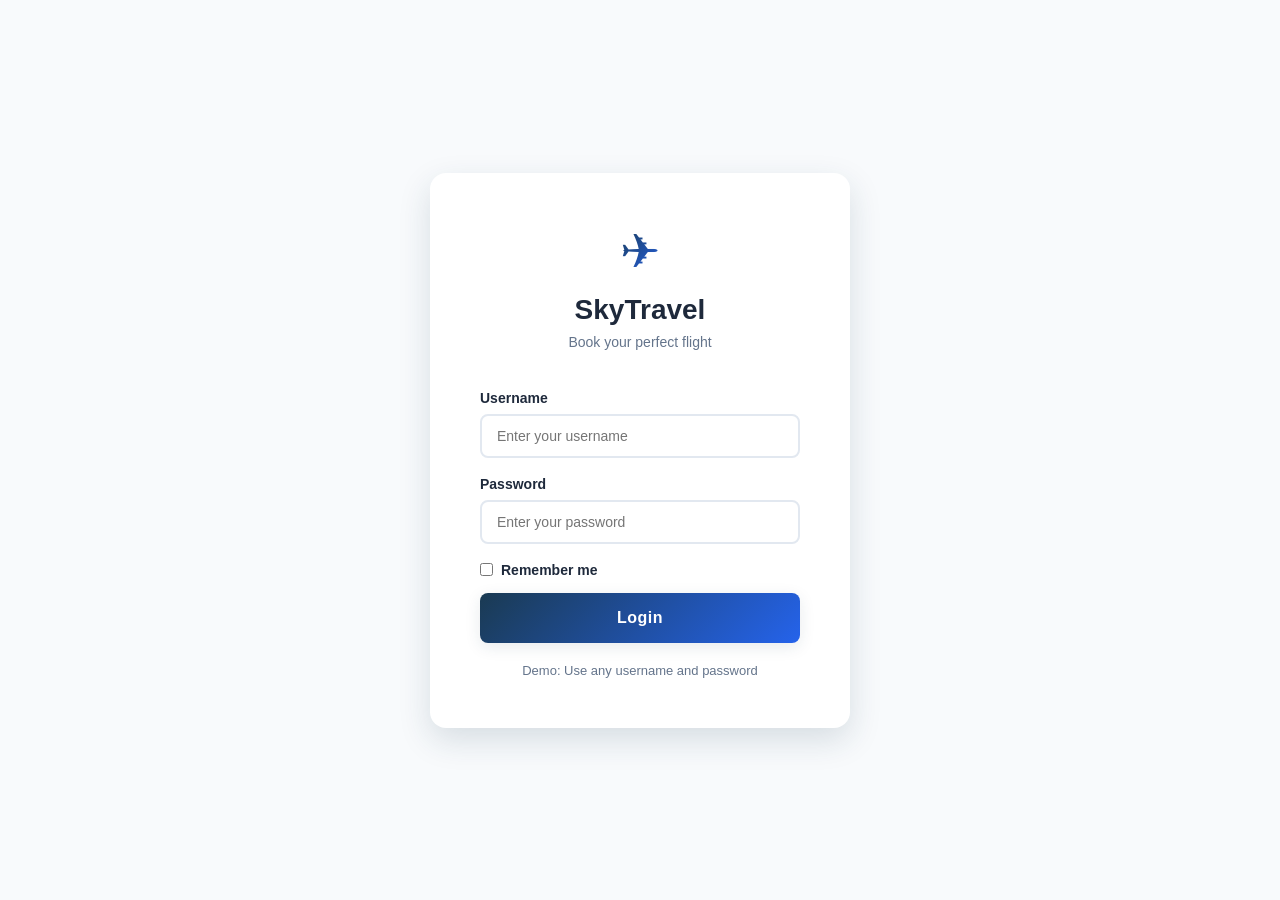
<file: index.html>
<!DOCTYPE html>
<html lang="en">
<head>
    <meta charset="UTF-8">
    <meta name="viewport" content="width=device-width, initial-scale=1.0">
    <title>SkyTravel - Airline Booking</title>
    <link rel="stylesheet" href="styles.css">
</head>
<body>
    <div class="login-container">
        <div class="login-box">
            <div class="login-header">
                <div class="airline-logo">✈</div>
                <h1>SkyTravel</h1>
                <p>Book your perfect flight</p>
            </div>

            <form id="loginForm" onsubmit="handleLogin(event)">
                <div class="form-group-login">
                    <label for="username">Username</label>
                    <input 
                        type="text" 
                        id="username" 
                        placeholder="Enter your username" 
                        required
                    >
                </div>

                <div class="form-group-login">
                    <label for="password">Password</label>
                    <input 
                        type="password" 
                        id="password" 
                        placeholder="Enter your password" 
                        required
                    >
                </div>

                <div class="remember-me">
                    <input type="checkbox" id="rememberMe">
                    <label for="rememberMe" style="margin-bottom: 0;">Remember me</label>
                </div>

                <button type="submit" class="btn btn-primary btn-large">
                    Login
                </button>
            </form>

            <p style="margin-top: 20px; font-size: 13px; color: var(--text-light);">
                Demo: Use any username and password
            </p>
        </div>
    </div>

    <script src="script.js"></script>
</body>
</html>
</file>
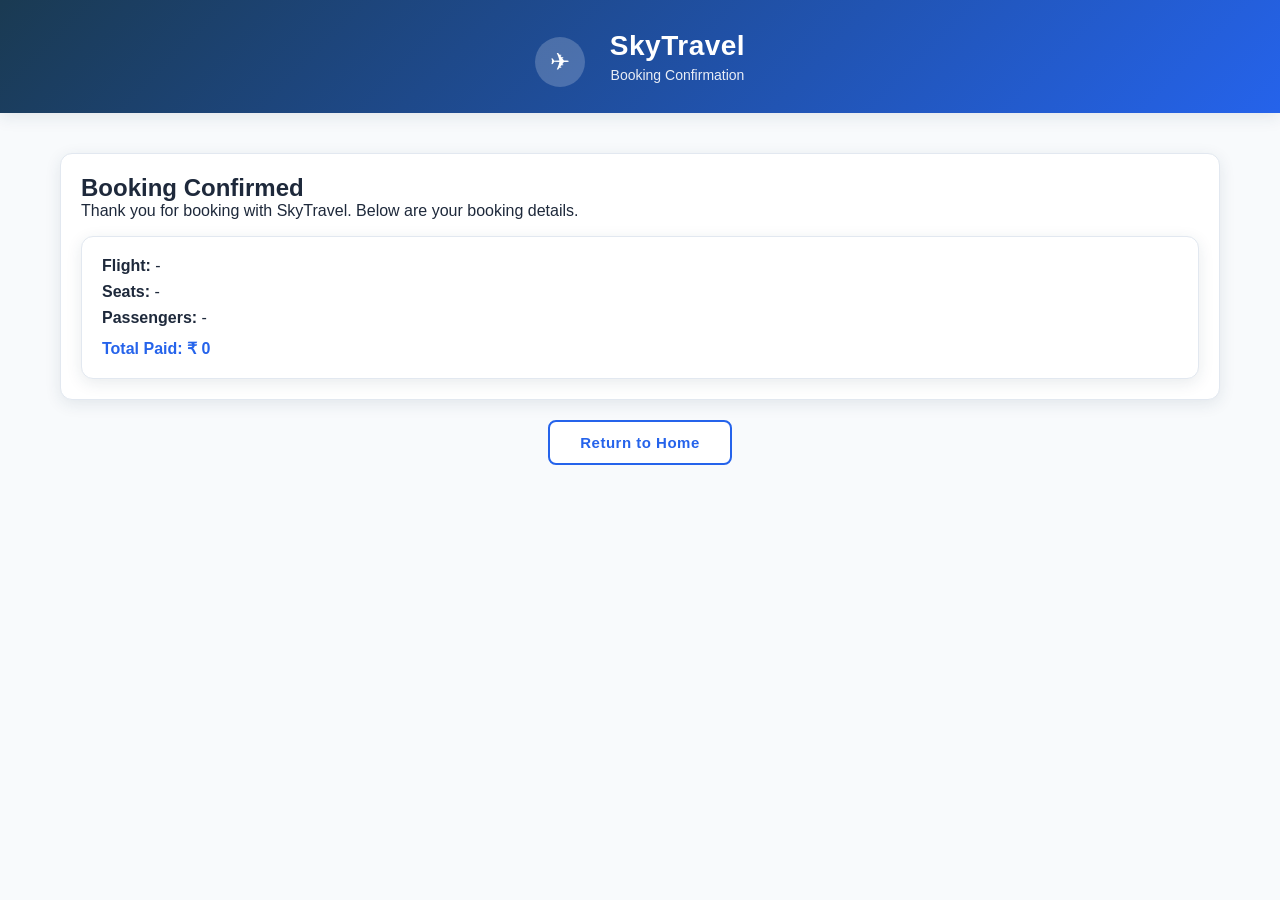
<file: confirmation.html>
<!DOCTYPE html>
<html lang="en">
<head>
  <meta charset="UTF-8">
  <meta name="viewport" content="width=device-width, initial-scale=1.0">
  <title>Confirmation - SkyTravel</title>
  <link rel="stylesheet" href="styles.css">
</head>
<body>
  <header class="header">
    <div class="container">
      <div style="display:flex; align-items:center; justify-content:center; gap:10px;">
        <div class="logo">✈</div>
        <div>
          <div class="header-title">SkyTravel</div>
          <div class="header-subtitle">Booking Confirmation</div>
        </div>
      </div>
    </div>
  </header>

  <main class="container">
    <section class="card" id="confirmationContainer">
      <!-- Filled by script.js -->
    </section>
    <section style="margin-top:20px; text-align:center">
      <a href="index.html" class="btn btn-secondary">Return to Home</a>
    </section>
  </main>

  <script src="script.js"></script>
</body>
</html>
</file>
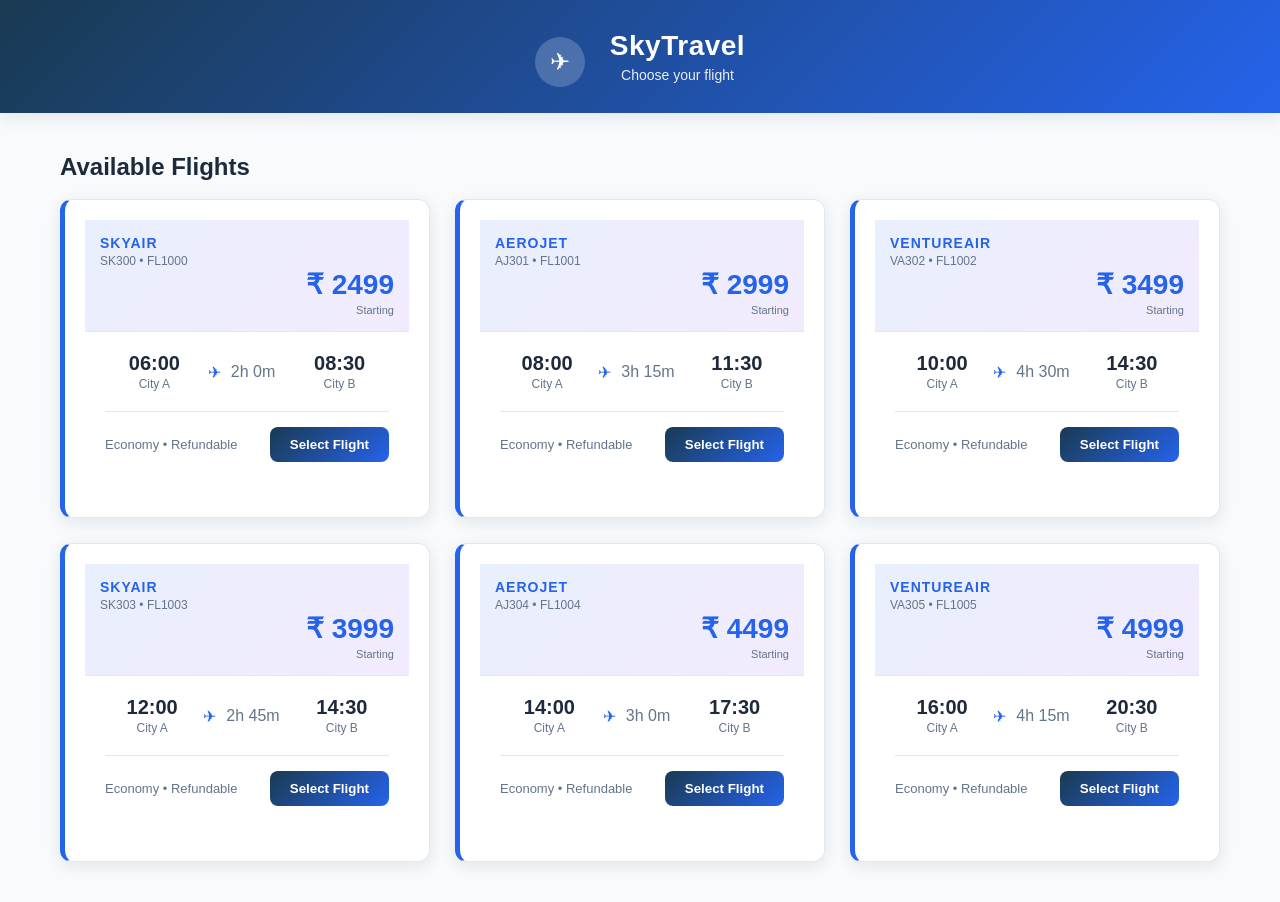
<file: flight-results.html>
<!DOCTYPE html>
<html lang="en">
<head>
  <meta charset="UTF-8">
  <meta name="viewport" content="width=device-width, initial-scale=1.0">
  <title>Flight Results - SkyTravel</title>
  <link rel="stylesheet" href="styles.css">
</head>
<body>
  <header class="header">
    <div class="container">
      <div style="display:flex; align-items:center; justify-content:center; gap:10px;">
        <div class="logo">✈</div>
        <div>
          <div class="header-title">SkyTravel</div>
          <div class="header-subtitle">Choose your flight</div>
        </div>
      </div>
    </div>
  </header>

  <main class="container">
    <section>
      <h2 style="margin-bottom: 18px;">Available Flights</h2>
      <div class="flights-container" id="flightsList">
        <!-- Flight cards generated by script.js -->
      </div>
    </section>

  </main>

  <script src="script.js"></script>
</body>
</html>
</file>
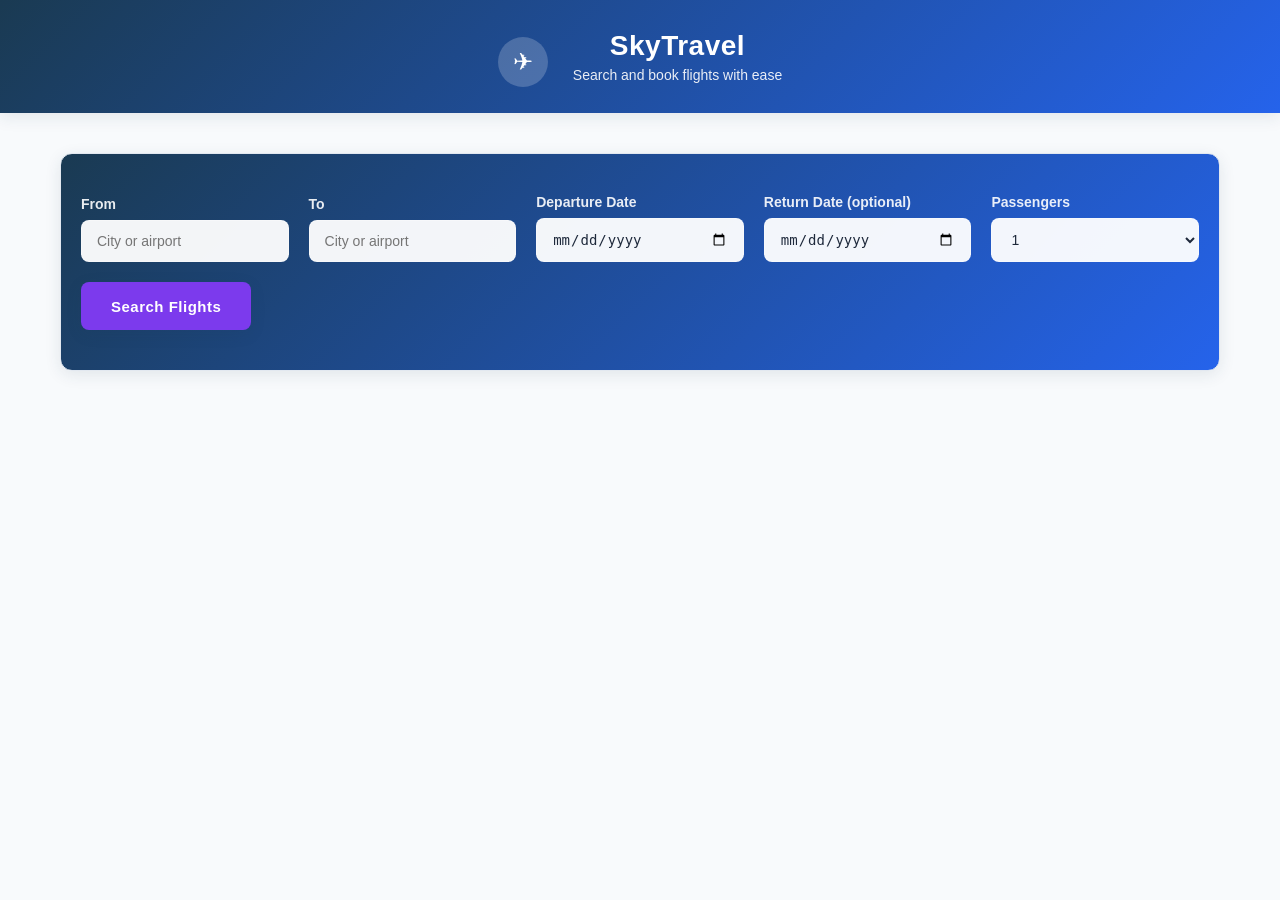
<file: flight-search.html>
<!DOCTYPE html>
<html lang="en">
<head>
  <meta charset="UTF-8">
  <meta name="viewport" content="width=device-width, initial-scale=1.0">
  <title>Flight Search - SkyTravel</title>
  <link rel="stylesheet" href="styles.css">
</head>
<body>
  <header class="header">
    <div class="container">
      <div style="display:flex; align-items:center; justify-content:center; gap:10px;">
        <div class="logo">✈</div>
        <div>
          <div class="header-title">SkyTravel</div>
          <div class="header-subtitle">Search and book flights with ease</div>
        </div>
      </div>
    </div>
  </header>

  <main class="container">
    <section class="card search-container">
      <div class="container">
        <form id="searchForm" class="search-form">
          <div class="form-group">
            <label for="from">From</label>
            <input type="text" id="from" placeholder="City or airport" required>
          </div>

          <div class="form-group">
            <label for="to">To</label>
            <input type="text" id="to" placeholder="City or airport" required>
          </div>

          <div class="form-group">
            <label for="depart">Departure Date</label>
            <input type="date" id="depart" required>
          </div>

          <div class="form-group">
            <label for="returnDate">Return Date (optional)</label>
            <input type="date" id="returnDate">
          </div>

          <div class="form-group">
            <label for="passengers">Passengers</label>
            <select id="passengers">
              <option value="1">1</option>
              <option value="2">2</option>
              <option value="3">3</option>
              <option value="4">4</option>
            </select>
          </div>

          <div class="form-group">
            <button class="btn btn-primary" type="submit">Search Flights</button>
          </div>
        </form>
      </div>
    </section>

  </main>

  <script src="script.js"></script>
</body>
</html>
</file>
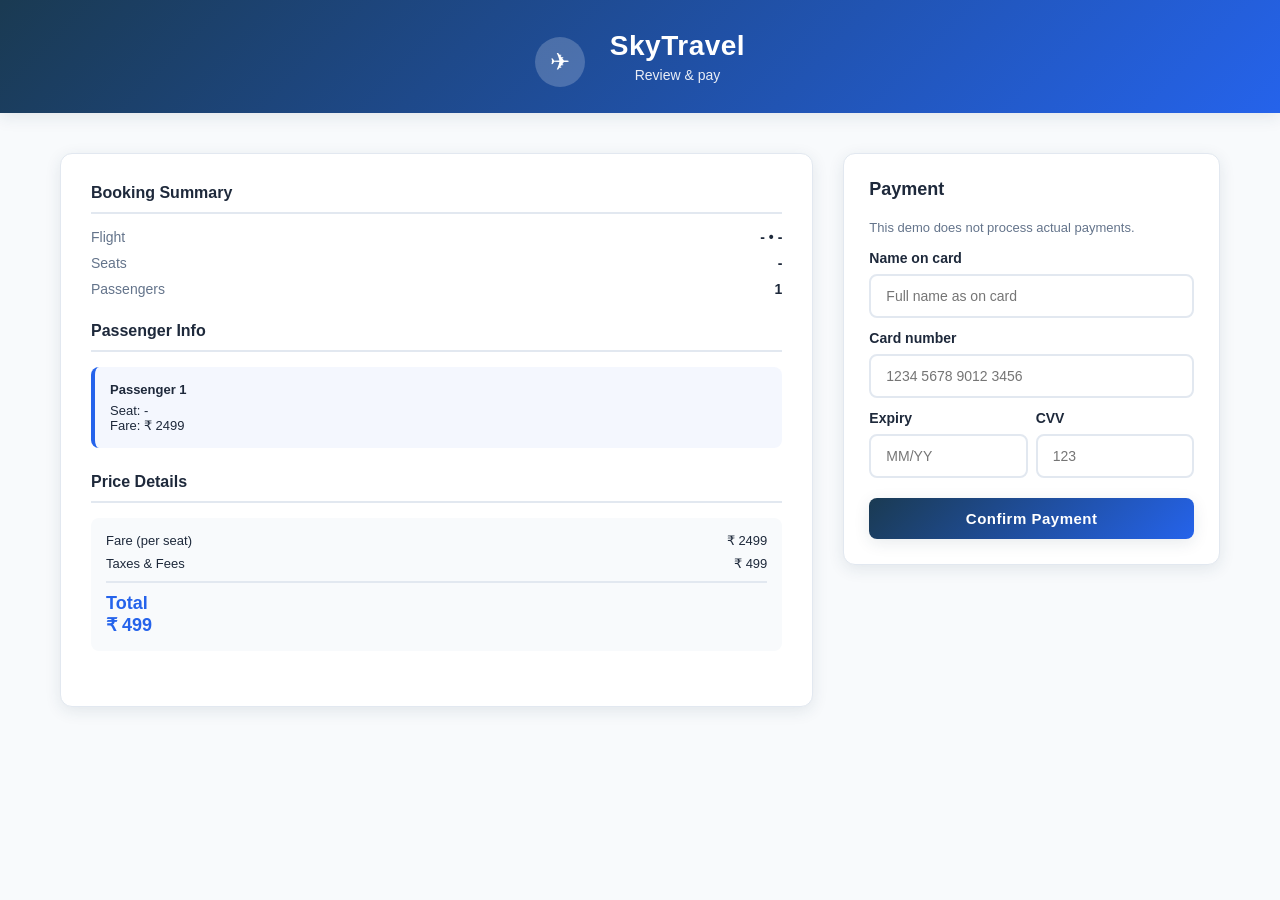
<file: payment.html>
<!DOCTYPE html>
<html lang="en">
<head>
  <meta charset="UTF-8">
  <meta name="viewport" content="width=device-width, initial-scale=1.0">
  <title>Payment - SkyTravel</title>
  <link rel="stylesheet" href="styles.css">
</head>
<body>
  <header class="header">
    <div class="container">
      <div style="display:flex; align-items:center; justify-content:center; gap:10px;">
        <div class="logo">✈</div>
        <div>
          <div class="header-title">SkyTravel</div>
          <div class="header-subtitle">Review & pay</div>
        </div>
      </div>
    </div>
  </header>

  <main class="container payment-container">
    <section class="booking-summary card">
      <div class="summary-section">
        <div class="summary-section-title">Booking Summary</div>
        <div class="summary-row"><div class="summary-row-label">Flight</div><div class="summary-row-value" id="payFlight">-</div></div>
        <div class="summary-row"><div class="summary-row-label">Seats</div><div class="summary-row-value" id="paySeats">-</div></div>
        <div class="summary-row"><div class="summary-row-label">Passengers</div><div class="summary-row-value" id="payPassengers">-</div></div>
      </div>

      <div class="summary-section">
        <div class="summary-section-title">Passenger Info</div>
        <div id="passengerInfo">
          <!-- Filled dynamically -->
        </div>
      </div>

      <div class="summary-section">
        <div class="summary-section-title">Price Details</div>
        <div class="price-breakdown">
          <div class="price-item"><div>Fare (per seat)</div><div id="payFare">₹ 2,499</div></div>
          <div class="price-item"><div>Taxes & Fees</div><div id="payFees">₹ 499</div></div>
          <div class="price-total"><div>Total</div><div id="payTotal">₹ 2,998</div></div>
        </div>
      </div>
    </section>

    <aside class="payment-box card">
      <div class="payment-title">Payment</div>
      <div style="font-size:13px; color:var(--text-light);">This demo does not process actual payments.</div>

      <div style="margin-top:15px;">
        <label for="cardName">Name on card</label>
        <input id="cardName" type="text" placeholder="Full name as on card">
      </div>

      <div style="margin-top:12px;">
        <label for="cardNumber">Card number</label>
        <input id="cardNumber" type="text" placeholder="1234 5678 9012 3456">
      </div>

      <div style="display:flex; gap:8px; margin-top:12px;">
        <div style="flex:1;"><label for="exp">Expiry</label><input id="exp" type="text" placeholder="MM/YY"></div>
        <div style="flex:1;"><label for="cvv">CVV</label><input id="cvv" type="text" placeholder="123"></div>
      </div>

      <button id="confirmPayment" class="btn btn-primary confirm-btn">Confirm Payment</button>
    </aside>
  </main>

  <script src="script.js"></script>
</body>
</html>
</file>
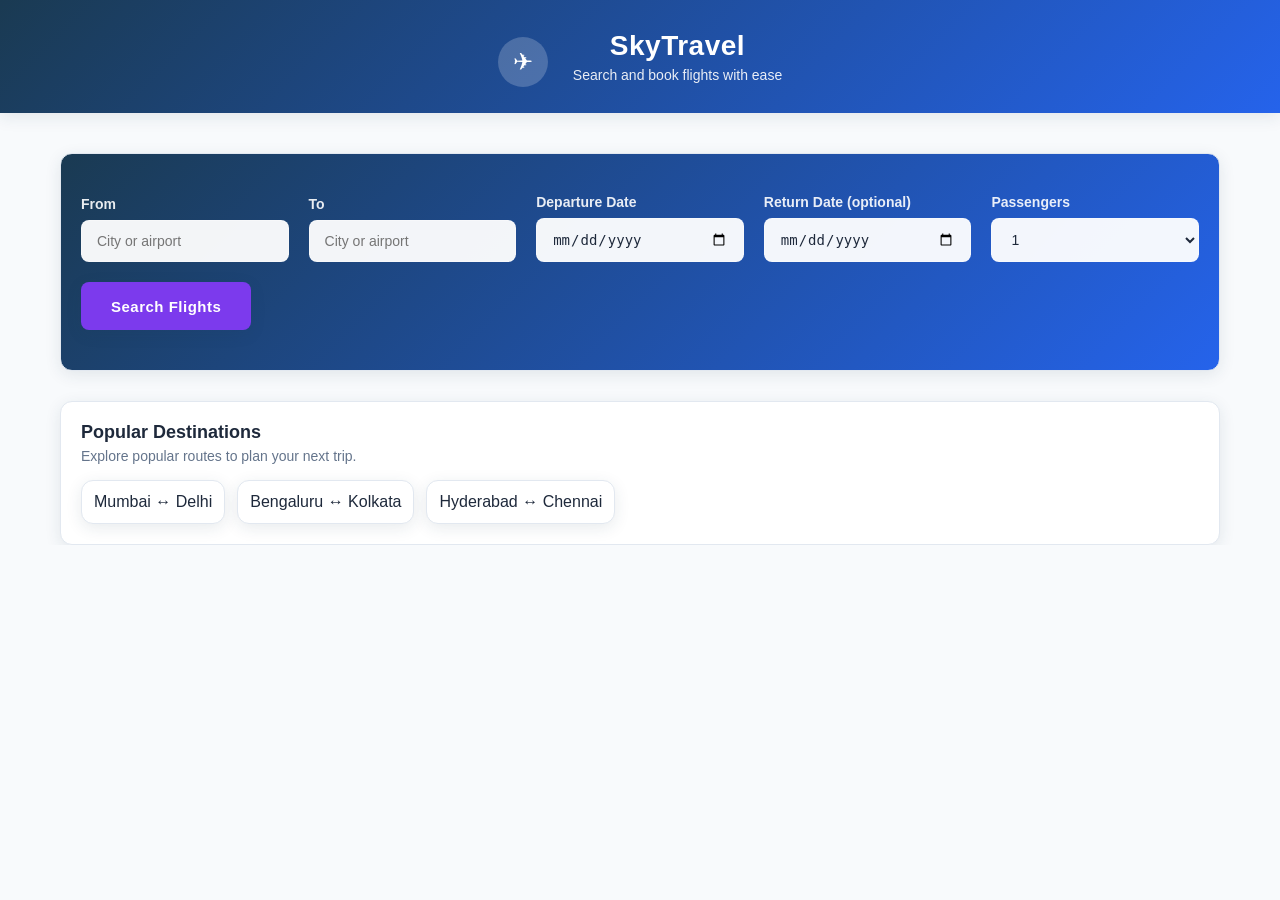
<file: search.html>
<!DOCTYPE html>
<html lang="en">
<head>
  <meta charset="UTF-8">
  <meta name="viewport" content="width=device-width, initial-scale=1.0">
  <title>Search Flights - SkyTravel</title>
  <link rel="stylesheet" href="styles.css">
</head>
<body>
  <header class="header">
    <div class="container">
      <div style="display:flex; align-items:center; justify-content:center; gap:10px;">
        <div class="logo">✈</div>
        <div>
          <div class="header-title">SkyTravel</div>
          <div class="header-subtitle">Search and book flights with ease</div>
        </div>
      </div>
    </div>
  </header>

  <main class="container">
    <section class="card search-container">
      <div class="container">
        <form id="searchForm" class="search-form">
          <div class="form-group">
            <label for="from">From</label>
            <input type="text" id="from" placeholder="City or airport" required>
          </div>

          <div class="form-group">
            <label for="to">To</label>
            <input type="text" id="to" placeholder="City or airport" required>
          </div>

          <div class="form-group">
            <label for="depart">Departure Date</label>
            <input type="date" id="depart" required>
          </div>

          <div class="form-group">
            <label for="returnDate">Return Date (optional)</label>
            <input type="date" id="returnDate">
          </div>

          <div class="form-group">
            <label for="passengers">Passengers</label>
            <select id="passengers">
              <option value="1">1</option>
              <option value="2">2</option>
              <option value="3">3</option>
              <option value="4">4</option>
            </select>
          </div>

          <div class="form-group">
            <button class="btn btn-primary" type="submit">Search Flights</button>
          </div>
        </form>
      </div>
    </section>

    <section style="margin-top: 30px;">
      <div class="card">
        <h3 class="card-title">Popular Destinations</h3>
        <p class="card-subtitle">Explore popular routes to plan your next trip.</p>
        <div style="display:flex; gap:12px; margin-top:16px; flex-wrap:wrap;">
          <div class="card" style="padding:12px; min-width: 140px;">Mumbai ↔ Delhi</div>
          <div class="card" style="padding:12px; min-width: 140px;">Bengaluru ↔ Kolkata</div>
          <div class="card" style="padding:12px; min-width: 140px;">Hyderabad ↔ Chennai</div>
        </div>
      </div>
    </section>
  </main>

  <script src="script.js"></script>
</body>
</html>
</file>
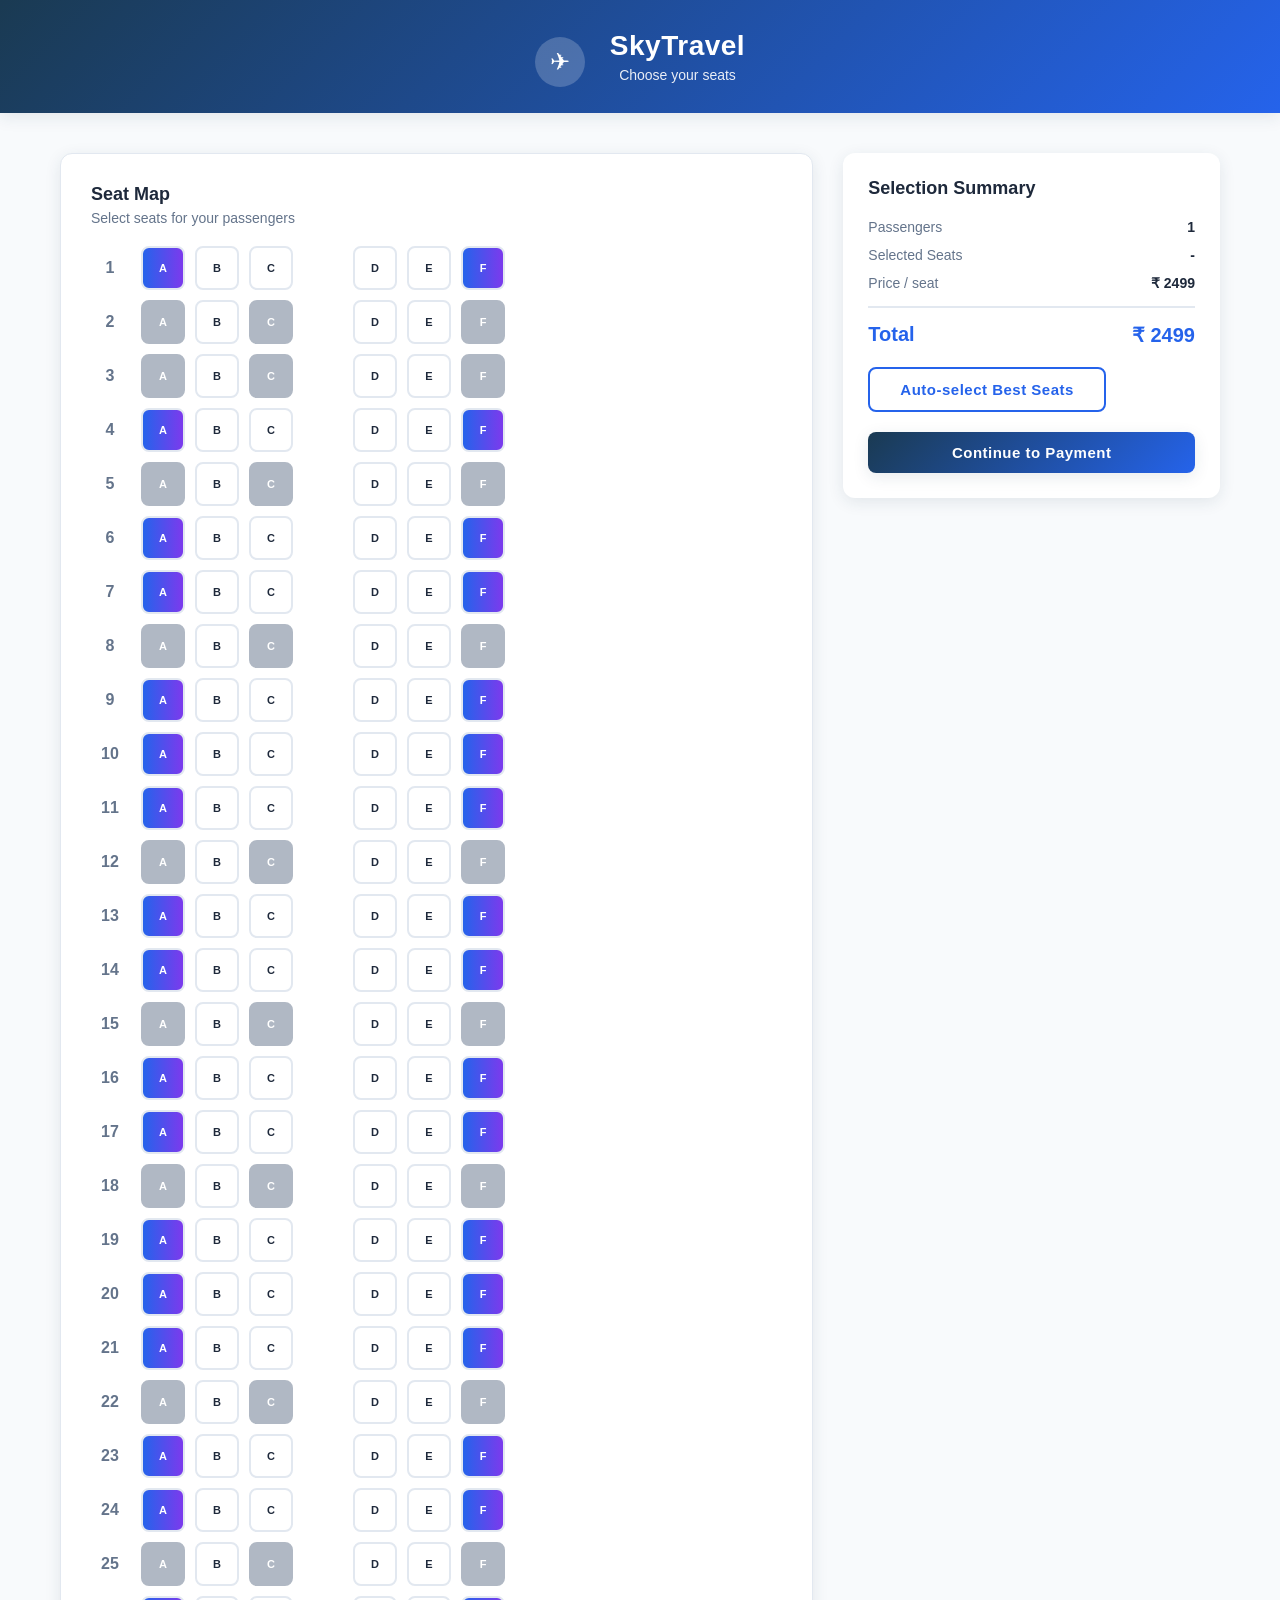
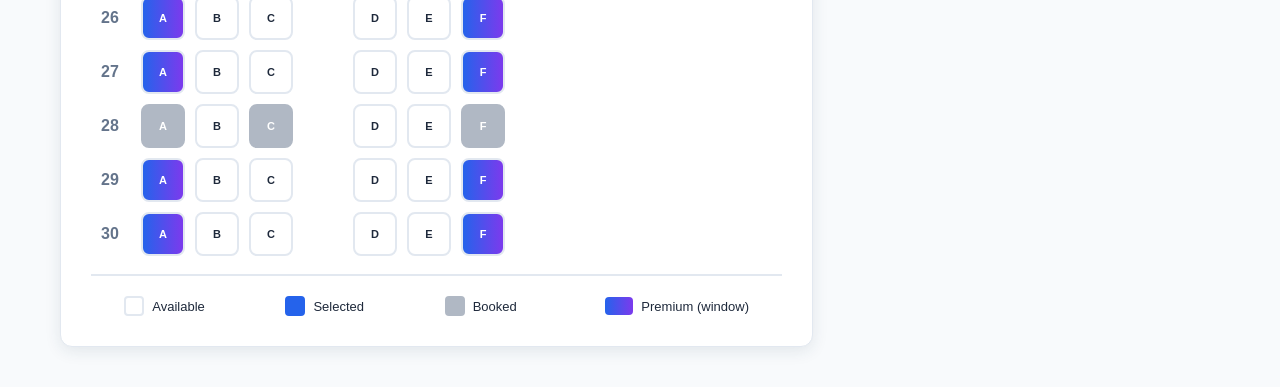
<file: seat-selection.html>
<!DOCTYPE html>
<html lang="en">
<head>
  <meta charset="UTF-8">
  <meta name="viewport" content="width=device-width, initial-scale=1.0">
  <title>Seat Selection - SkyTravel</title>
  <link rel="stylesheet" href="styles.css">
</head>
<body>
  <header class="header">
    <div class="container">
      <div style="display:flex; align-items:center; justify-content:center; gap:10px;">
        <div class="logo">✈</div>
        <div>
          <div class="header-title">SkyTravel</div>
          <div class="header-subtitle">Choose your seats</div>
        </div>
      </div>
    </div>
  </header>

  <main class="container">
    <div class="seats-container">
      <div class="seat-selection card">
        <h3 class="card-title">Seat Map</h3>
        <p class="card-subtitle">Select seats for your passengers</p>

        <div style="margin-top: 20px;">
          <div id="seatMap" class="seat-map" aria-label="Seat map"></div>
        </div>

        <div class="seat-legend" style="margin-top:12px; gap:14px;">
          <div class="legend-item"><div class="legend-box"></div> Available</div>
          <div class="legend-item"><div class="legend-box selected-legend"></div> Selected</div>
          <div class="legend-item"><div class="legend-box blocked-legend"></div> Booked</div>
          <div class="legend-item" style="margin-left:8px;"><div class="legend-box" style="background:linear-gradient(90deg,var(--secondary-blue),var(--accent-purple));border:none;width:28px; height:18px; border-radius:4px;"></div> Premium (window)</div>
        </div>

      </div>

      <aside class="seat-summary">
        <h3 class="summary-title">Selection Summary</h3>
        <div class="summary-item">
          <div class="summary-item-label">Passengers</div>
          <div class="summary-item-value" id="summaryPassengers">1</div>
        </div>

        <div class="summary-item">
          <div class="summary-item-label">Selected Seats</div>
          <div class="summary-item-value" id="summarySeats">-</div>
        </div>

        <div class="summary-item">
          <div class="summary-item-label">Price / seat</div>
          <div class="summary-item-value" id="summaryPricePer">₹ 2,499</div>
        </div>

        <div class="summary-divider"></div>

        <div class="summary-total">
          <div>Total</div>
          <div id="summaryTotal">₹ 2,499</div>
        </div>

        <button id="autoSelectBtn" class="btn btn-secondary mt-20">Auto-select Best Seats</button>
        <button id="continueToPayment" class="btn btn-primary continue-btn">Continue to Payment</button>
      </aside>
    </div>
  </main>

  <script src="script.js"></script>
</body>
</html>
</file>
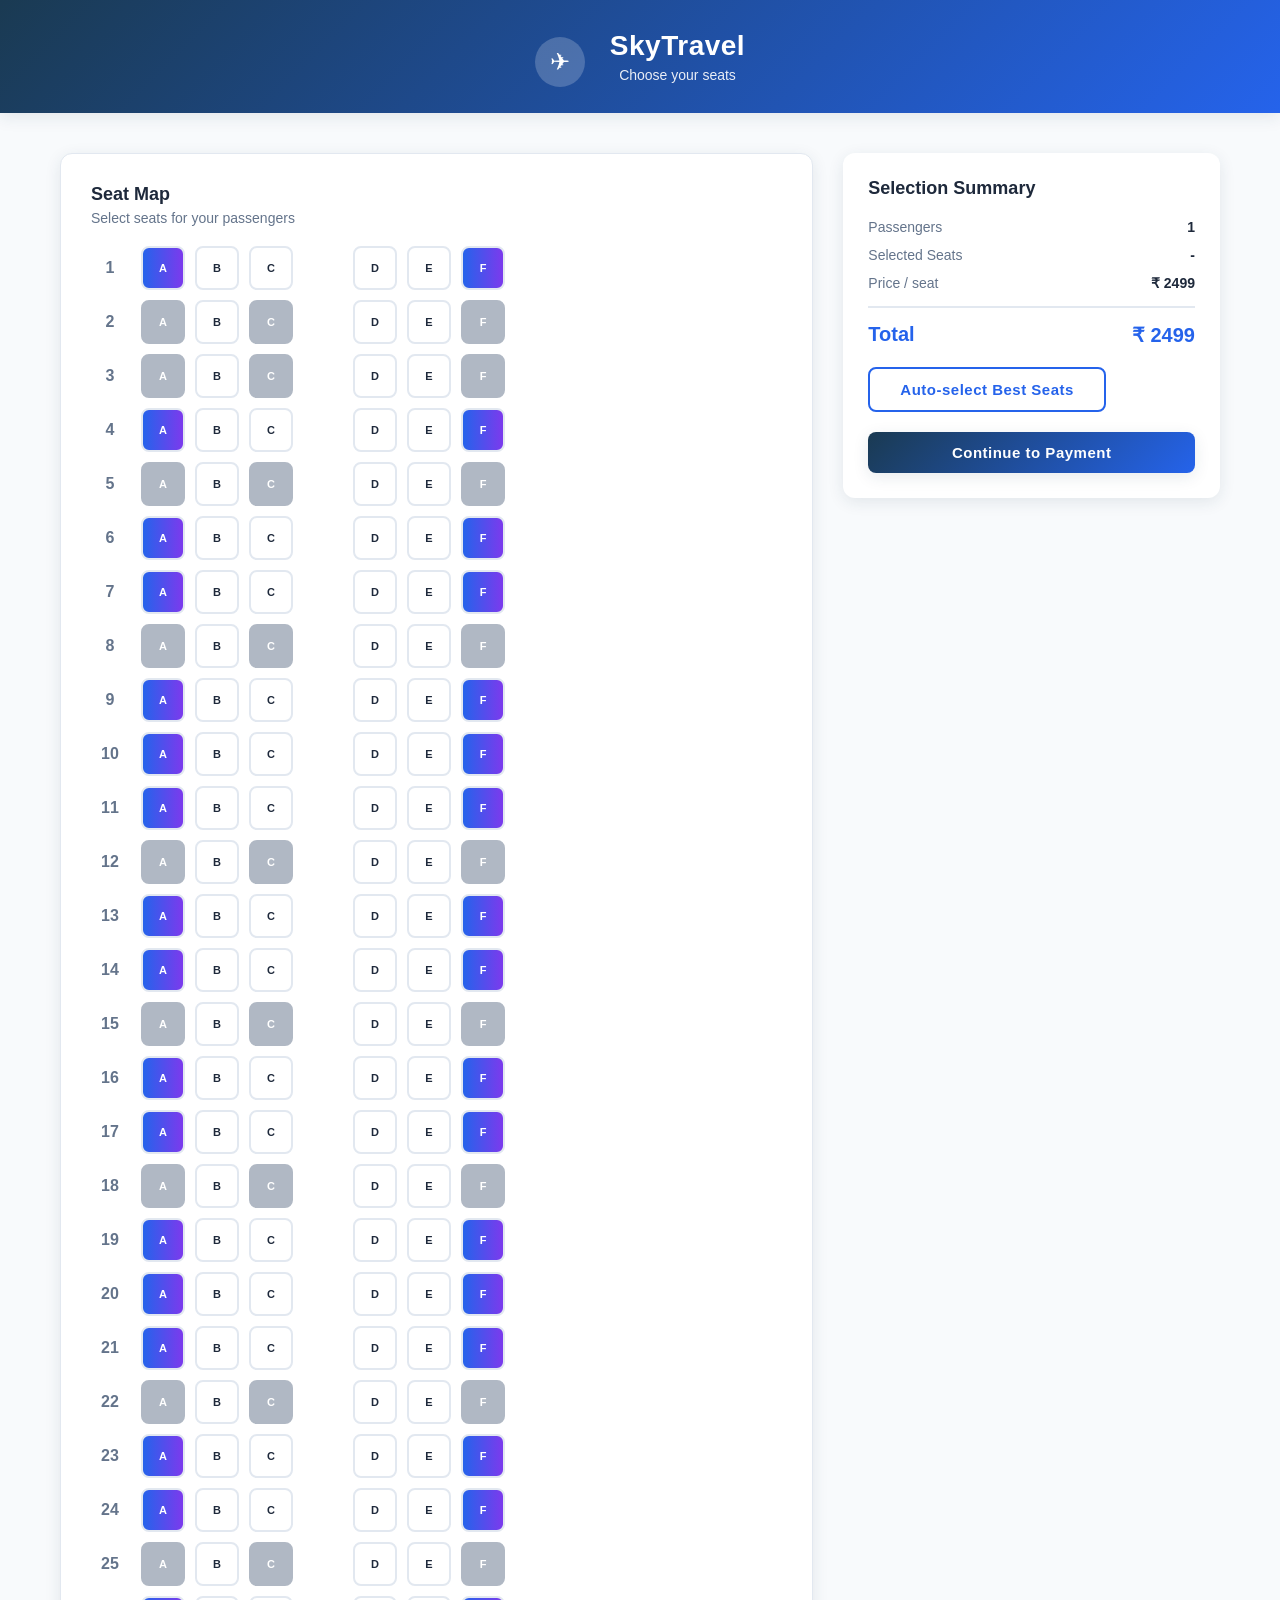
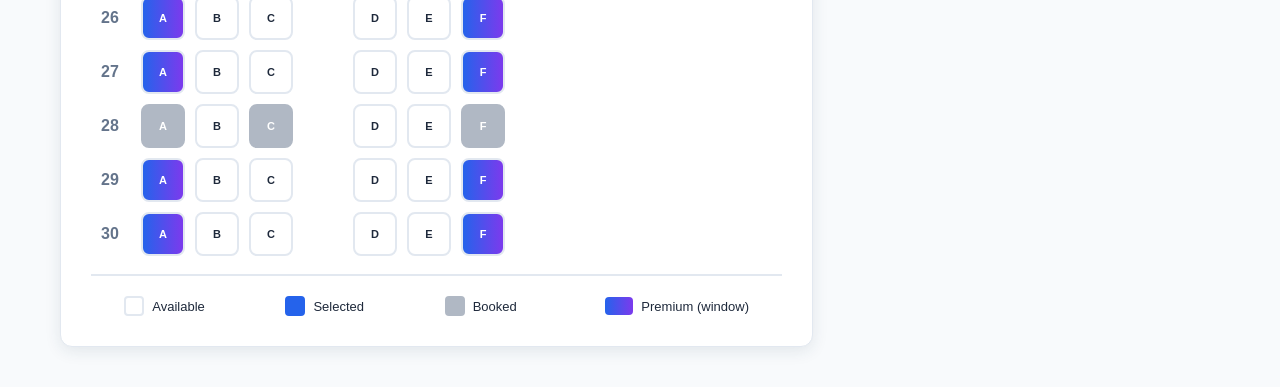
<file: seats.html>
<!DOCTYPE html>
<html lang="en">
<head>
  <meta charset="UTF-8">
  <meta name="viewport" content="width=device-width, initial-scale=1.0">
  <title>Select Seats - SkyTravel</title>
  <link rel="stylesheet" href="styles.css">
</head>
<body>
  <header class="header">
    <div class="container">
      <div style="display:flex; align-items:center; justify-content:center; gap:10px;">
        <div class="logo">✈</div>
        <div>
          <div class="header-title">SkyTravel</div>
          <div class="header-subtitle">Choose your seats</div>
        </div>
      </div>
    </div>
  </header>

  <main class="container">
    <div class="seats-container">
      <div class="seat-selection card">
        <h3 class="card-title">Seat Map</h3>
        <p class="card-subtitle">Select seats for your passengers</p>

        <div style="margin-top: 20px;">
          <div id="seatMap" class="seat-map" aria-label="Seat map"></div>
        </div>

        <div class="seat-legend" style="margin-top:12px; gap:14px;">
          <div class="legend-item"><div class="legend-box"></div> Available</div>
          <div class="legend-item"><div class="legend-box selected-legend"></div> Selected</div>
          <div class="legend-item"><div class="legend-box blocked-legend"></div> Booked</div>
          <div class="legend-item" style="margin-left:8px;"><div class="legend-box" style="background:linear-gradient(90deg,var(--secondary-blue),var(--accent-purple));border:none;width:28px; height:18px; border-radius:4px;"></div> Premium (window)</div>
        </div>

      </div>

      <aside class="seat-summary">
        <h3 class="summary-title">Selection Summary</h3>
        <div class="summary-item">
          <div class="summary-item-label">Passengers</div>
          <div class="summary-item-value" id="summaryPassengers">1</div>
        </div>

        <div class="summary-item">
          <div class="summary-item-label">Selected Seats</div>
          <div class="summary-item-value" id="summarySeats">-</div>
        </div>

        <div class="summary-item">
          <div class="summary-item-label">Price / seat</div>
          <div class="summary-item-value" id="summaryPricePer">₹ 2,499</div>
        </div>

        <div class="summary-divider"></div>

        <div class="summary-total">
          <div>Total</div>
          <div id="summaryTotal">₹ 2,499</div>
        </div>

        <button id="autoSelectBtn" class="btn btn-secondary mt-20">Auto-select Best Seats</button>
        <button id="continueToPayment" class="btn btn-primary continue-btn">Continue to Payment</button>
      </aside>
    </div>
  </main>

  <script src="script.js"></script>
</body>
</html>
</file>
<file: styles.css>
/* ===== AIRLINE BOOKING WEBSITE - MAIN STYLES ===== */

:root {
  --primary-blue: #1a3a52;
  --primary-gradient: linear-gradient(135deg, #1a3a52 0%, #2563eb 100%);
  --secondary-blue: #2563eb;
  --accent-purple: #7c3aed;
  --light-bg: #f8fafc;
  --card-bg: #ffffff;
  --text-dark: #1e293b;
  --text-light: #64748b;
  --border-light: #e2e8f0;
  --shadow: 0 4px 16px rgba(26, 58, 82, 0.1);
  --shadow-lg: 0 12px 32px rgba(26, 58, 82, 0.15);
  --transition: all 0.3s cubic-bezier(0.4, 0, 0.2, 1);
}

* {
  margin: 0;
  padding: 0;
  box-sizing: border-box;
}

html, body {
  font-family: 'Segoe UI', Tahoma, Geneva, Verdana, sans-serif;
  color: var(--text-dark);
  background-color: var(--light-bg);
  overflow-x: hidden;
}

/* ===== COMMON COMPONENTS ===== */

.container {
  max-width: 1200px;
  margin: 0 auto;
  padding: 0 20px;
}

.header {
  background: var(--primary-gradient);
  color: white;
  padding: 30px 0;
  text-align: center;
  box-shadow: var(--shadow);
  margin-bottom: 40px;
}

.header-title {
  font-size: 28px;
  font-weight: 700;
  letter-spacing: 0.5px;
  margin: 0;
}

.header-subtitle {
  font-size: 14px;
  opacity: 0.9;
  margin-top: 5px;
}

.logo {
  display: inline-block;
  width: 50px;
  height: 50px;
  background: rgba(255, 255, 255, 0.2);
  border-radius: 50%;
  display: flex;
  align-items: center;
  justify-content: center;
  font-size: 24px;
  margin-right: 15px;
  margin-bottom: -10px;
}

/* ===== FORM STYLES ===== */

.form-group {
  margin-bottom: 20px;
}

label {
  display: block;
  font-weight: 600;
  margin-bottom: 8px;
  color: var(--text-dark);
  font-size: 14px;
}

input[type="text"],
input[type="email"],
input[type="password"],
input[type="date"],
select,
textarea {
  width: 100%;
  padding: 12px 15px;
  border: 2px solid var(--border-light);
  border-radius: 8px;
  font-size: 14px;
  transition: var(--transition);
  background: var(--card-bg);
  color: var(--text-dark);
}

input[type="text"]:focus,
input[type="email"]:focus,
input[type="password"]:focus,
input[type="date"]:focus,
select:focus,
textarea:focus {
  outline: none;
  border-color: var(--secondary-blue);
  box-shadow: 0 0 0 3px rgba(37, 99, 235, 0.1);
}

/* ===== BUTTON STYLES ===== */

.btn {
  padding: 12px 30px;
  border: none;
  border-radius: 8px;
  font-size: 15px;
  font-weight: 600;
  cursor: pointer;
  transition: var(--transition);
  text-decoration: none;
  display: inline-block;
  text-align: center;
  letter-spacing: 0.5px;
}

.btn-primary {
  background: var(--primary-gradient);
  color: white;
  box-shadow: var(--shadow);
}

.btn-primary:hover {
  transform: translateY(-2px);
  box-shadow: var(--shadow-lg);
}

.btn-primary:active {
  transform: translateY(0);
}

.btn-secondary {
  background: var(--card-bg);
  color: var(--secondary-blue);
  border: 2px solid var(--secondary-blue);
}

.btn-secondary:hover {
  background: var(--secondary-blue);
  color: white;
  transform: translateY(-2px);
}

.btn-small {
  padding: 8px 16px;
  font-size: 13px;
}

.btn-large {
  padding: 16px 40px;
  font-size: 16px;
  width: 100%;
}

/* ===== CARD STYLES ===== */

.card {
  background: var(--card-bg);
  border-radius: 12px;
  padding: 20px;
  box-shadow: var(--shadow);
  transition: var(--transition);
  border: 1px solid var(--border-light);
}

.card:hover {
  box-shadow: var(--shadow-lg);
  transform: translateY(-2px);
}

.card-header {
  display: flex;
  justify-content: space-between;
  align-items: center;
  margin-bottom: 15px;
  border-bottom: 2px solid var(--border-light);
  padding-bottom: 12px;
}

.card-title {
  font-size: 18px;
  font-weight: 700;
  color: var(--text-dark);
  margin: 0;
}

.card-subtitle {
  font-size: 14px;
  color: var(--text-light);
  margin-top: 5px;
}

/* ===== PAGE-SPECIFIC STYLES ===== */

/* LOGIN PAGE */
.login-container {
  display: flex;
  justify-content: center;
  align-items: center;
  min-height: 100vh;
  padding: 20px;
}

.login-box {
  background: var(--card-bg);
  border-radius: 16px;
  padding: 50px;
  box-shadow: var(--shadow-lg);
  width: 100%;
  max-width: 420px;
  text-align: center;
}

.login-header {
  margin-bottom: 40px;
}

.airline-logo {
  font-size: 48px;
  margin-bottom: 15px;
  display: inline-block;
  background: var(--primary-gradient);
  -webkit-background-clip: text;
  -webkit-text-fill-color: transparent;
  background-clip: text;
}

.login-box h1 {
  font-size: 28px;
  margin-bottom: 8px;
  color: var(--text-dark);
}

.login-box p {
  color: var(--text-light);
  font-size: 14px;
}

.form-group-login {
  margin-bottom: 18px;
  text-align: left;
}

.remember-me {
  display: flex;
  align-items: center;
  margin: 15px 0;
  font-size: 14px;
}

.remember-me input {
  margin-right: 8px;
}

/* SEARCH PAGE */
.search-container {
  background: var(--primary-gradient);
  color: white;
  padding: 40px 0;
  margin-bottom: 30px;
}

.search-form {
  display: grid;
  grid-template-columns: repeat(auto-fit, minmax(200px, 1fr));
  gap: 20px;
  align-items: flex-end;
}

.search-form .form-group {
  margin-bottom: 0;
}

.search-form label {
  color: rgba(255, 255, 255, 0.9);
}

.search-form input,
.search-form select {
  background: rgba(255, 255, 255, 0.95);
  border: 1px solid rgba(255, 255, 255, 0.3);
}

.search-form .btn-primary {
  background: var(--accent-purple);
  height: 48px;
}

/* FLIGHTS LIST PAGE */
.flights-container {
  display: grid;
  grid-template-columns: repeat(auto-fill, minmax(350px, 1fr));
  gap: 25px;
  margin-bottom: 40px;
}

.flight-card {
  background: var(--card-bg);
  border-radius: 12px;
  overflow: hidden;
  box-shadow: var(--shadow);
  transition: var(--transition);
  border-left: 5px solid var(--secondary-blue);
}

.flight-card:hover {
  box-shadow: var(--shadow-lg);
  transform: translateY(-4px);
}

.flight-header {
  background: linear-gradient(135deg, rgba(37, 99, 235, 0.1) 0%, rgba(124, 58, 237, 0.1) 100%);
  padding: 15px;
  border-bottom: 1px solid var(--border-light);
}

.airline-name {
  font-weight: 700;
  font-size: 14px;
  color: var(--secondary-blue);
  text-transform: uppercase;
  letter-spacing: 1px;
}

.flight-number {
  font-size: 12px;
  color: var(--text-light);
  margin-top: 3px;
}

.flight-details {
  padding: 20px;
}

.flight-route {
  display: grid;
  grid-template-columns: 1fr auto 1fr;
  gap: 15px;
  align-items: center;
  margin-bottom: 20px;
}

.flight-time {
  text-align: center;
}

.time {
  font-size: 20px;
  font-weight: 700;
  color: var(--text-dark);
}

.airport {
  font-size: 12px;
  color: var(--text-light);
  margin-top: 2px;
}

.flight-arrow {
  flex: 1;
  height: 2px;
  background: linear-gradient(90deg, var(--secondary-blue) 0%, transparent 100%);
  position: relative;
  text-align: center;
}

.flight-arrow::after {
  content: '✈';
  position: absolute;
  right: -2px;
  top: -8px;
  font-size: 16px;
  color: var(--secondary-blue);
}

.flight-duration {
  font-size: 12px;
  color: var(--text-light);
  text-align: center;
}

.flight-info {
  display: flex;
  justify-content: space-between;
  align-items: center;
  padding: 15px 0;
  border-top: 1px solid var(--border-light);
  margin-top: 15px;
}

.flight-price {
  font-size: 28px;
  font-weight: 700;
  color: var(--secondary-blue);
}

.flight-price-label {
  font-size: 11px;
  color: var(--text-light);
  margin-top: 3px;
}

.select-btn {
  background: var(--primary-gradient);
  color: white;
  padding: 10px 20px;
  border: none;
  border-radius: 8px;
  font-weight: 600;
  cursor: pointer;
  transition: var(--transition);
}

.select-btn:hover {
  transform: translateY(-2px);
  box-shadow: var(--shadow);
}

/* SEATS PAGE */
.seats-container {
  display: grid;
  grid-template-columns: 2fr 1fr;
  gap: 30px;
  margin-bottom: 40px;
}

@media (max-width: 768px) {
  .seats-container {
    grid-template-columns: 1fr;
  }
}

.seat-selection {
  background: var(--card-bg);
  border-radius: 12px;
  padding: 30px;
  box-shadow: var(--shadow);
}

.seat-map {
  display: flex;
  flex-direction: column;
  gap: 10px;
  margin-bottom: 18px;
}

.seat-row {
  display: flex;
  align-items: center;
  gap: 12px;
}

.row-number {
  width: 38px;
  text-align: center;
  color: var(--text-light);
  font-weight: 700;
}

.seat-group {
  display: flex;
  gap: 10px;
}

.aisle {
  width: 36px;
  height: 1px;
}

.seat.small {
  min-width: 44px;
  min-height: 44px;
}

.seat {
  aspect-ratio: 1;
  border: 2px solid var(--border-light);
  border-radius: 8px;
  cursor: pointer;
  transition: var(--transition);
  display: flex;
  align-items: center;
  justify-content: center;
  font-size: 11px;
  font-weight: 600;
  background: var(--card-bg);
  color: var(--text-dark);
}

.seat:hover:not(.blocked) {
  border-color: var(--secondary-blue);
  background: rgba(37, 99, 235, 0.05);
}

.seat.available {
  cursor: pointer;
}

.seat.selected {
  background: var(--secondary-blue);
  color: white;
  border-color: var(--secondary-blue);
  box-shadow: 0 0 0 3px rgba(37, 99, 235, 0.2);
}

.seat.blocked {
  background: var(--text-light);
  color: white;
  border-color: var(--text-light);
  cursor: not-allowed;
  opacity: 0.5;
}

.seat-legend {
  display: flex;
  justify-content: space-around;
  padding-top: 20px;
  border-top: 2px solid var(--border-light);
}

.legend-item {
  display: flex;
  align-items: center;
  gap: 8px;
  font-size: 13px;
}

.legend-box {
  width: 20px;
  height: 20px;
  border: 2px solid var(--border-light);
  border-radius: 4px;
  background: var(--card-bg);
}

.legend-box.selected-legend {
  background: var(--secondary-blue);
  border-color: var(--secondary-blue);
}

.legend-box.blocked-legend {
  background: var(--text-light);
  border-color: var(--text-light);
  opacity: 0.5;
}

.seat-summary {
  background: var(--card-bg);
  border-radius: 12px;
  padding: 25px;
  box-shadow: var(--shadow);
  position: sticky;
  top: 20px;
  height: fit-content;
}

.summary-title {
  font-size: 18px;
  font-weight: 700;
  margin-bottom: 20px;
  color: var(--text-dark);
}

.summary-item {
  display: flex;
  justify-content: space-between;
  margin-bottom: 12px;
  font-size: 14px;
}

.summary-item-label {
  color: var(--text-light);
}

.summary-item-value {
  font-weight: 600;
  color: var(--text-dark);
}

.summary-divider {
  border-top: 2px solid var(--border-light);
  margin: 15px 0;
}

.summary-total {
  font-size: 20px;
  font-weight: 700;
  color: var(--secondary-blue);
  display: flex;
  justify-content: space-between;
}

.continue-btn {
  width: 100%;
  margin-top: 20px;
}

/* PAYMENT PAGE */
.payment-container {
  display: grid;
  grid-template-columns: 2fr 1fr;
  gap: 30px;
  margin-bottom: 40px;
}

@media (max-width: 768px) {
  .payment-container {
    grid-template-columns: 1fr;
  }
}

.booking-summary {
  background: var(--card-bg);
  border-radius: 12px;
  padding: 30px;
  box-shadow: var(--shadow);
}

.summary-section {
  margin-bottom: 25px;
}

.summary-section-title {
  font-size: 16px;
  font-weight: 700;
  color: var(--text-dark);
  margin-bottom: 15px;
  padding-bottom: 10px;
  border-bottom: 2px solid var(--border-light);
}

.summary-row {
  display: flex;
  justify-content: space-between;
  margin-bottom: 10px;
  font-size: 14px;
}

.summary-row-label {
  color: var(--text-light);
}

.summary-row-value {
  font-weight: 600;
  color: var(--text-dark);
}

.passenger-info {
  background: rgba(37, 99, 235, 0.05);
  border-left: 4px solid var(--secondary-blue);
  padding: 15px;
  border-radius: 8px;
  margin-bottom: 15px;
  font-size: 13px;
}

.payment-box {
  background: var(--card-bg);
  border-radius: 12px;
  padding: 25px;
  box-shadow: var(--shadow);
  position: sticky;
  top: 20px;
  height: fit-content;
}

.payment-title {
  font-size: 18px;
  font-weight: 700;
  margin-bottom: 20px;
  color: var(--text-dark);
}

.price-breakdown {
  background: var(--light-bg);
  border-radius: 8px;
  padding: 15px;
  margin-bottom: 20px;
  font-size: 13px;
}

.price-item {
  display: flex;
  justify-content: space-between;
  margin-bottom: 8px;
}

.price-total {
  border-top: 2px solid var(--border-light);
  padding-top: 10px;
  margin-top: 10px;
  font-size: 18px;
  font-weight: 700;
  color: var(--secondary-blue);
}

.confirm-btn {
  width: 100%;
  margin-top: 20px;
}

/* ===== RESPONSIVE DESIGN ===== */

@media (max-width: 768px) {
  .search-form {
    grid-template-columns: 1fr;
  }

  .login-box {
    padding: 35px 25px;
  }

  .flights-container {
    grid-template-columns: 1fr;
  }

  .seat-map {
    grid-template-columns: repeat(4, 1fr);
  }
}

@media (max-width: 480px) {
  .header-title {
    font-size: 22px;
  }

  .login-box {
    padding: 25px 15px;
  }

  .seat-map {
    grid-template-columns: repeat(3, 1fr);
  }

  .flight-route {
    grid-template-columns: 1fr;
    text-align: center;
  }

  .flight-arrow {
    margin: 10px 0;
  }
}

/* ===== UTILITY CLASSES ===== */

.text-center {
  text-align: center;
}

.mt-20 {
  margin-top: 20px;
}

.mb-20 {
  margin-bottom: 20px;
}

.hidden {
  display: none;
}

.success-message {
  background: rgba(34, 197, 94, 0.1);
  color: #16a34a;
  padding: 15px;
  border-radius: 8px;
  margin-bottom: 20px;
  border-left: 4px solid #16a34a;
}

.error-message {
  background: rgba(239, 68, 68, 0.1);
  color: #dc2626;
  padding: 15px;
  border-radius: 8px;
  margin-bottom: 20px;
  border-left: 4px solid #dc2626;
}
</file>
